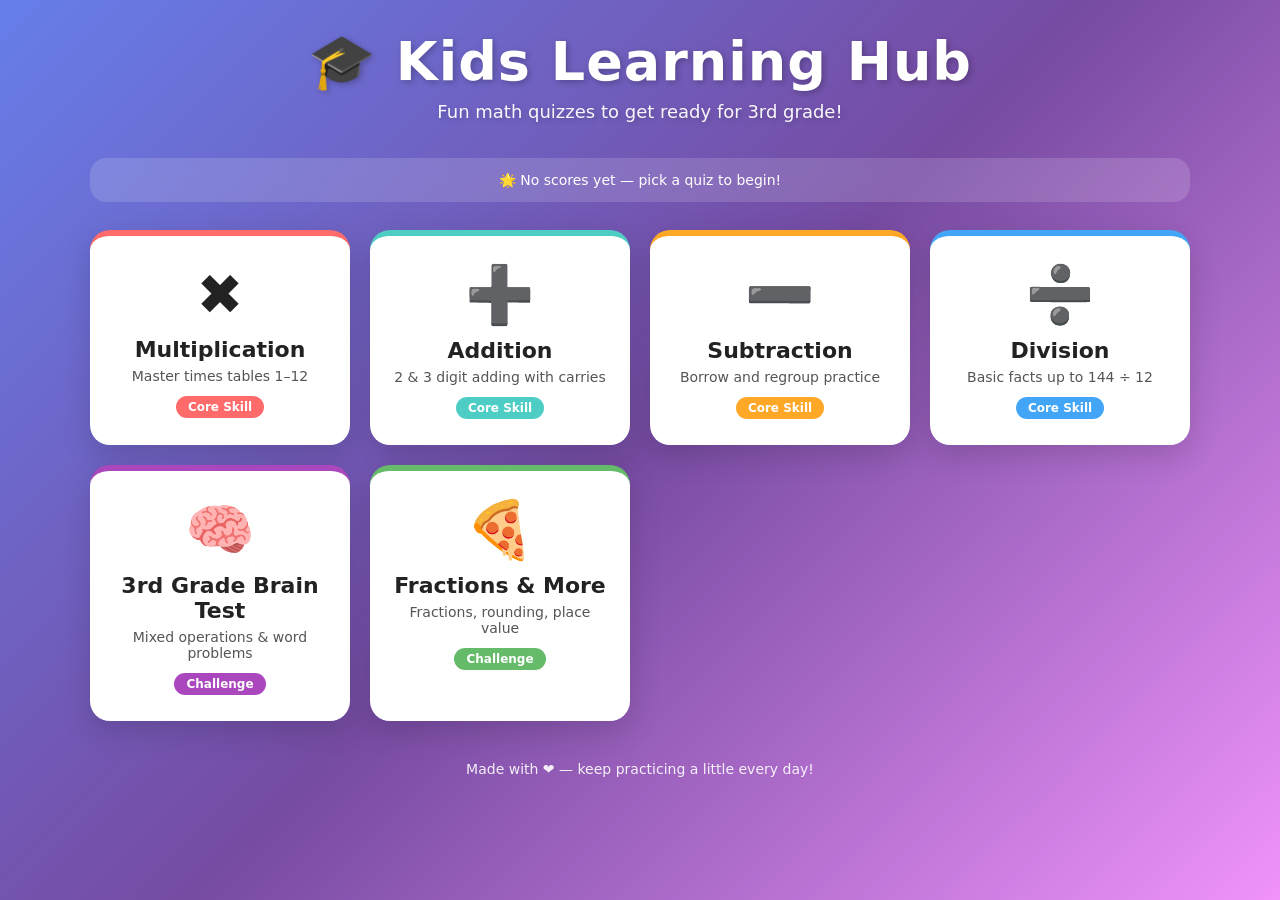
<file: index.html>
<!DOCTYPE html>
<html lang="en">
<head>
  <meta charset="UTF-8" />
  <meta name="viewport" content="width=device-width, initial-scale=1.0" />
  <title>Kids Learning Hub</title>
  <style>
    * { box-sizing: border-box; margin: 0; padding: 0; }

    body {
      font-family: "Comic Sans MS", "Segoe UI", system-ui, sans-serif;
      min-height: 100vh;
      background: linear-gradient(135deg, #667eea 0%, #764ba2 50%, #f093fb 100%);
      background-attachment: fixed;
      padding: 30px 16px;
      color: #222;
    }

    .hero {
      text-align: center;
      color: #fff;
      margin-bottom: 36px;
      text-shadow: 2px 2px 6px rgba(0,0,0,0.25);
    }

    .hero h1 {
      font-size: clamp(32px, 6vw, 54px);
      letter-spacing: 1px;
    }

    .hero p {
      font-size: clamp(14px, 2.5vw, 18px);
      margin-top: 8px;
      opacity: 0.95;
    }

    .grid {
      max-width: 1100px;
      margin: 0 auto;
      display: grid;
      grid-template-columns: repeat(auto-fit, minmax(240px, 1fr));
      gap: 20px;
    }

    .card {
      background: #fff;
      border-radius: 20px;
      padding: 26px 22px;
      text-decoration: none;
      color: #222;
      box-shadow: 0 10px 30px rgba(0,0,0,0.15);
      transition: transform 0.25s ease, box-shadow 0.25s ease;
      border-top: 6px solid transparent;
      display: flex;
      flex-direction: column;
      align-items: center;
      text-align: center;
    }

    .card:hover {
      transform: translateY(-6px) scale(1.02);
      box-shadow: 0 18px 40px rgba(0,0,0,0.22);
    }

    .card .emoji {
      font-size: 56px;
      margin-bottom: 10px;
    }

    .card h2 {
      font-size: 22px;
      margin-bottom: 6px;
    }

    .card p {
      font-size: 14px;
      color: #555;
    }

    .card .badge {
      display: inline-block;
      margin-top: 12px;
      padding: 4px 12px;
      border-radius: 999px;
      font-size: 12px;
      font-weight: bold;
      color: #fff;
    }

    .c1 { border-top-color: #ff6b6b; } .c1 .badge { background: #ff6b6b; }
    .c2 { border-top-color: #4ecdc4; } .c2 .badge { background: #4ecdc4; }
    .c3 { border-top-color: #ffa726; } .c3 .badge { background: #ffa726; }
    .c4 { border-top-color: #42a5f5; } .c4 .badge { background: #42a5f5; }
    .c5 { border-top-color: #ab47bc; } .c5 .badge { background: #ab47bc; }
    .c6 { border-top-color: #66bb6a; } .c6 .badge { background: #66bb6a; }

    .footer {
      text-align: center;
      color: #fff;
      margin-top: 40px;
      font-size: 14px;
      opacity: 0.9;
    }

    .stats {
      max-width: 1100px;
      margin: 0 auto 28px;
      background: rgba(255,255,255,0.15);
      backdrop-filter: blur(8px);
      border-radius: 16px;
      padding: 14px 20px;
      color: #fff;
      font-size: 14px;
      text-align: center;
    }
  </style>
</head>
<body>

  <div class="hero">
    <h1>🎓 Kids Learning Hub</h1>
    <p>Fun math quizzes to get ready for 3rd grade!</p>
  </div>

  <div class="stats" id="stats">Loading your progress...</div>

  <div class="grid">
    <a class="card c1" href="Multiplication_quiz.html">
      <div class="emoji">✖️</div>
      <h2>Multiplication</h2>
      <p>Master times tables 1–12</p>
      <span class="badge">Core Skill</span>
    </a>
    <a class="card c2" href="Addition_quiz.html">
      <div class="emoji">➕</div>
      <h2>Addition</h2>
      <p>2 & 3 digit adding with carries</p>
      <span class="badge">Core Skill</span>
    </a>
    <a class="card c3" href="Subtraction_quiz.html">
      <div class="emoji">➖</div>
      <h2>Subtraction</h2>
      <p>Borrow and regroup practice</p>
      <span class="badge">Core Skill</span>
    </a>
    <a class="card c4" href="Division_quiz.html">
      <div class="emoji">➗</div>
      <h2>Division</h2>
      <p>Basic facts up to 144 ÷ 12</p>
      <span class="badge">Core Skill</span>
    </a>
    <a class="card c5" href="Mixed_quiz.html">
      <div class="emoji">🧠</div>
      <h2>3rd Grade Brain Test</h2>
      <p>Mixed operations & word problems</p>
      <span class="badge">Challenge</span>
    </a>
    <a class="card c6" href="Fractions_quiz.html">
      <div class="emoji">🍕</div>
      <h2>Fractions & More</h2>
      <p>Fractions, rounding, place value</p>
      <span class="badge">Challenge</span>
    </a>
  </div>

  <div class="footer">Made with ❤️ — keep practicing a little every day!</div>

  <script>
    // Show best scores from localStorage
    const keys = [
      ["mult_best", "Multiplication"],
      ["add_best", "Addition"],
      ["sub_best", "Subtraction"],
      ["div_best", "Division"],
      ["mixed_best", "Brain Test"],
      ["frac_best", "Fractions"]
    ];
    const parts = keys
      .map(([k, label]) => {
        const v = localStorage.getItem(k);
        return v ? `${label}: ${v}` : null;
      })
      .filter(Boolean);
    document.getElementById("stats").innerText =
      parts.length === 0
        ? "🌟 No scores yet — pick a quiz to begin!"
        : "🏆 Best scores — " + parts.join("  •  ");
  </script>

</body>
</html>
</file>
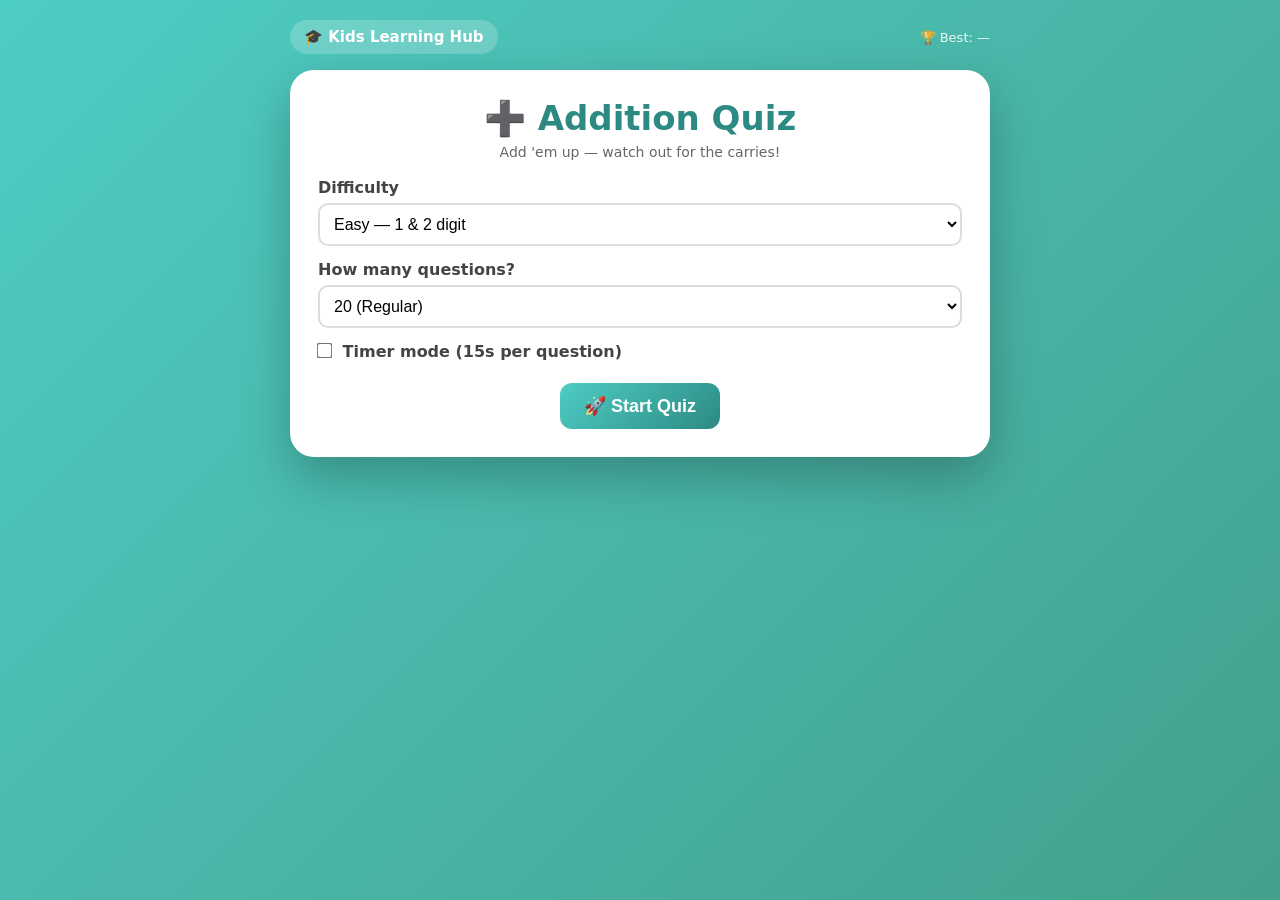
<file: Addition_quiz.html>
<!DOCTYPE html>
<html lang="en">
<head>
  <meta charset="UTF-8" />
  <meta name="viewport" content="width=device-width, initial-scale=1.0" />
  <title>Addition Quiz</title>
  <link rel="stylesheet" href="quiz-styles.css" />
  <style>
    body { --theme-from: #4ecdc4; --theme-to: #44a08d; --theme-accent: #2c8a83; --theme-accent-dark: #1f6b66; }
  </style>
</head>
<body>
  <div id="quiz-root"></div>
  <script src="quiz-core.js"></script>
  <script>
    function rand(min, max) { return Math.floor(Math.random() * (max - min + 1)) + min; }

    QuizCore.start({
      title: "Addition Quiz",
      emoji: "➕",
      storageKey: "add_best",
      subtitle: "Add 'em up — watch out for the carries!",
      difficulties: [
        { label: "Easy — 1 & 2 digit", value: "easy" },
        { label: "Medium — 2 digit + carries", value: "medium" },
        { label: "Hard — 3 digit + carries", value: "hard" }
      ],
      makeQuestion(d) {
        let a, b;
        if (d === "easy") { a = rand(1, 20); b = rand(1, 20); }
        else if (d === "medium") { a = rand(10, 99); b = rand(10, 99); }
        else { a = rand(100, 999); b = rand(100, 999); }
        return { prompt: `${a} + ${b} = ?`, answer: a + b };
      }
    });
  </script>
</body>
</html>
</file>
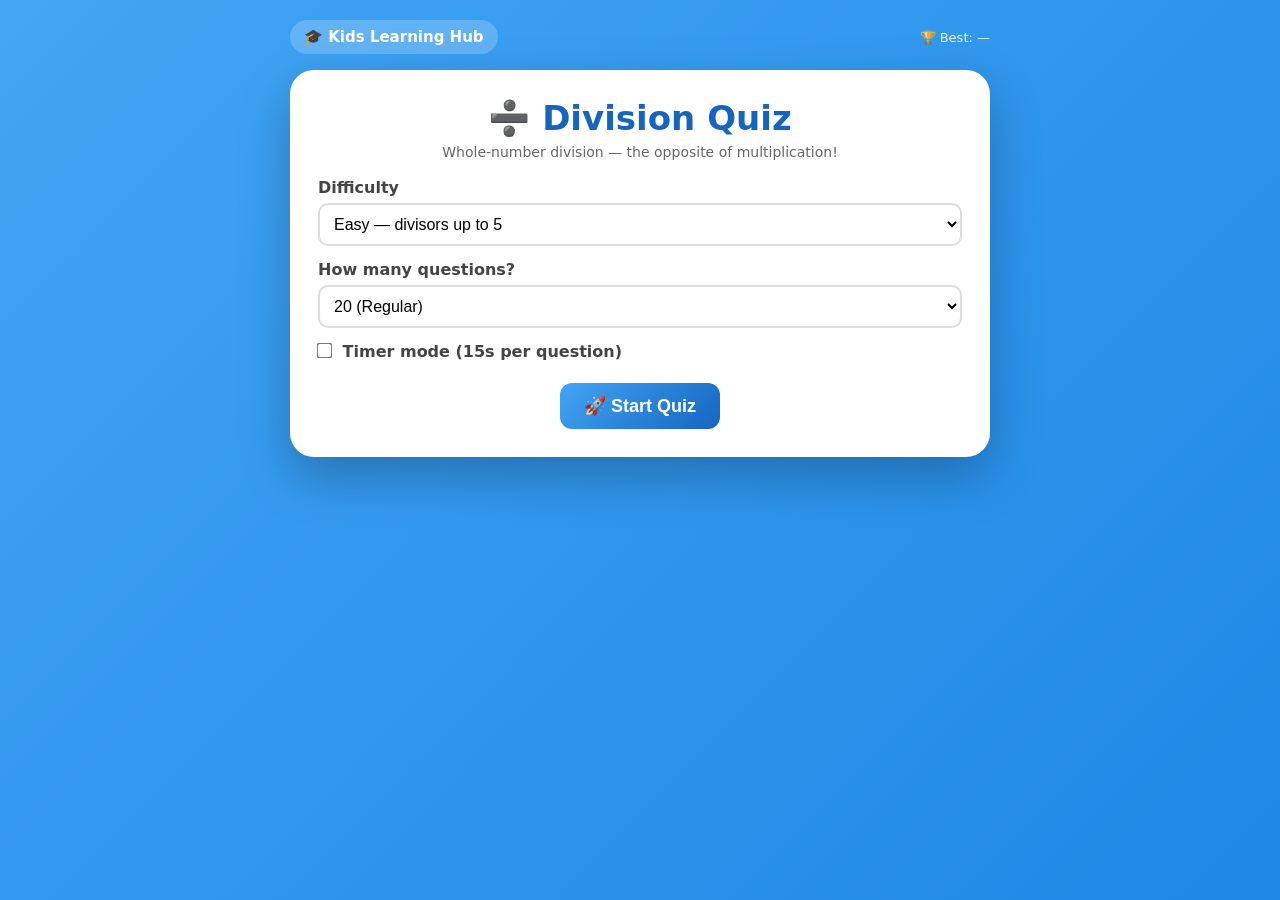
<file: Division_quiz.html>
<!DOCTYPE html>
<html lang="en">
<head>
  <meta charset="UTF-8" />
  <meta name="viewport" content="width=device-width, initial-scale=1.0" />
  <title>Division Quiz</title>
  <link rel="stylesheet" href="quiz-styles.css" />
  <style>
    body { --theme-from: #42a5f5; --theme-to: #1e88e5; --theme-accent: #1565c0; --theme-accent-dark: #0d47a1; }
  </style>
</head>
<body>
  <div id="quiz-root"></div>
  <script src="quiz-core.js"></script>
  <script>
    function rand(min, max) { return Math.floor(Math.random() * (max - min + 1)) + min; }

    QuizCore.start({
      title: "Division Quiz",
      emoji: "➗",
      storageKey: "div_best",
      subtitle: "Whole-number division — the opposite of multiplication!",
      difficulties: [
        { label: "Easy — divisors up to 5", value: "easy" },
        { label: "Medium — divisors up to 10", value: "medium" },
        { label: "Hard — divisors up to 12", value: "hard" }
      ],
      makeQuestion(d) {
        const max = d === "easy" ? 5 : d === "medium" ? 10 : 12;
        const divisor = rand(1, max);
        const quotient = rand(1, max);
        const dividend = divisor * quotient;
        return { prompt: `${dividend} ÷ ${divisor} = ?`, answer: quotient };
      }
    });
  </script>
</body>
</html>
</file>
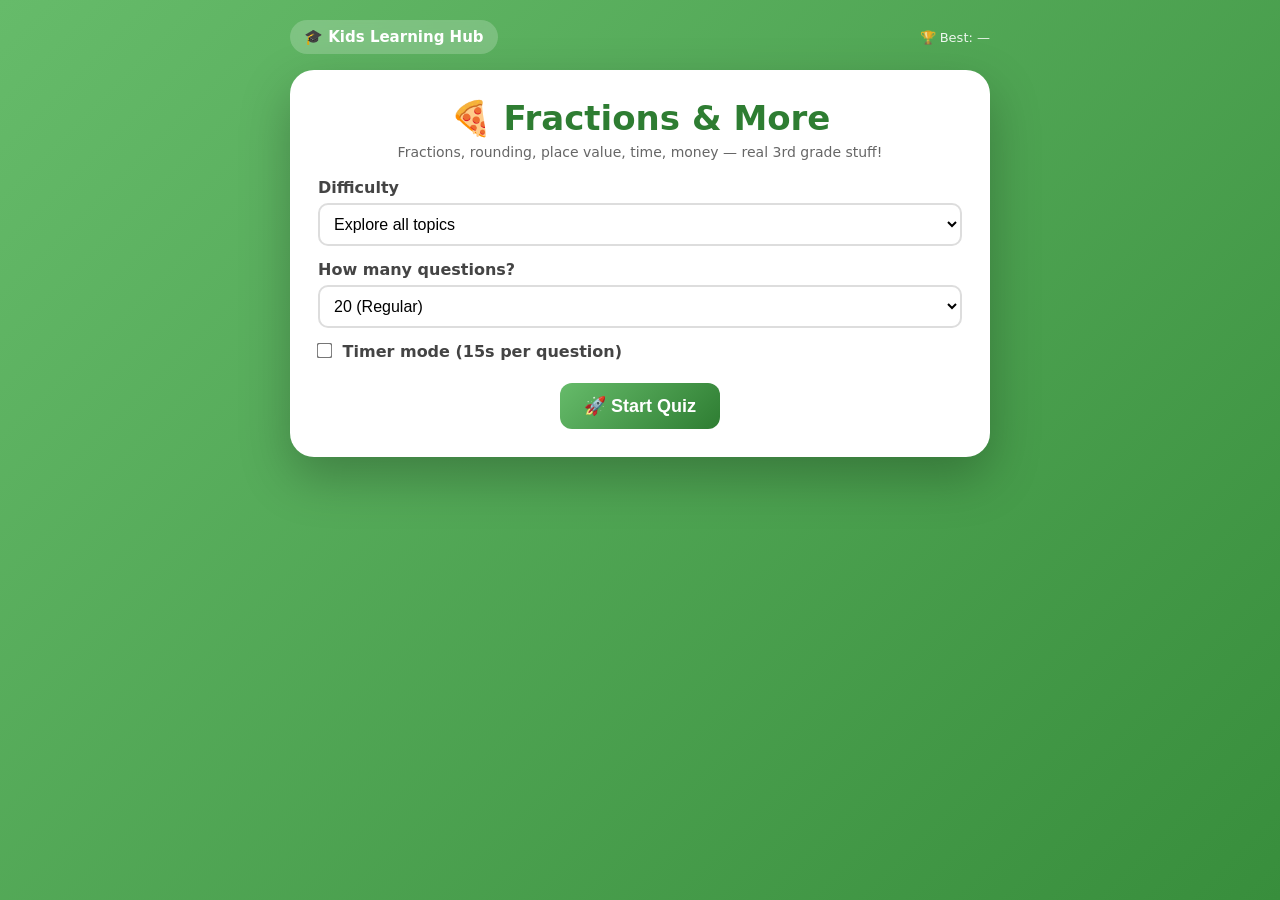
<file: Fractions_quiz.html>
<!DOCTYPE html>
<html lang="en">
<head>
  <meta charset="UTF-8" />
  <meta name="viewport" content="width=device-width, initial-scale=1.0" />
  <title>Fractions & More</title>
  <link rel="stylesheet" href="quiz-styles.css" />
  <style>
    body { --theme-from: #66bb6a; --theme-to: #388e3c; --theme-accent: #2e7d32; --theme-accent-dark: #1b5e20; }
  </style>
</head>
<body>
  <div id="quiz-root"></div>
  <script src="quiz-core.js"></script>
  <script>
    function rand(min, max) { return Math.floor(Math.random() * (max - min + 1)) + min; }
    function pick(arr) { return arr[Math.floor(Math.random() * arr.length)]; }
    function shuffle(arr) {
      for (let i = arr.length - 1; i > 0; i--) {
        const j = Math.floor(Math.random() * (i + 1));
        [arr[i], arr[j]] = [arr[j], arr[i]];
      }
      return arr;
    }
    // Ensure unique choices — pads with extras if dupes drop the count below 4
    function uniqueChoices(correct, wrongs, extras = () => String(rand(1, 99))) {
      const seen = new Set([String(correct)]);
      const out = [String(correct)];
      for (const w of wrongs) {
        const s = String(w);
        if (!seen.has(s)) { seen.add(s); out.push(s); }
      }
      let guard = 0;
      while (out.length < 4 && guard++ < 20) {
        const s = String(extras());
        if (!seen.has(s)) { seen.add(s); out.push(s); }
      }
      return shuffle(out);
    }

    // --- 3rd-grade "more than arithmetic" problems ---

    function fractionCompare() {
      // Two fractions with same denominator — which is bigger? (multiple choice)
      const den = pick([2, 3, 4, 5, 6, 8]);
      const a = rand(1, den - 1);
      let b = rand(1, den - 1);
      while (b === a) b = rand(1, den - 1);
      const fa = `${a}/${den}`, fb = `${b}/${den}`;
      const answer = a > b ? fa : fb;
      return {
        prompt: `Which fraction is bigger?<br><span style="font-size:0.9em">${fa} &nbsp; or &nbsp; ${fb}</span>`,
        answer,
        choices: shuffle([fa, fb])
      };
    }

    function fractionOfShape() {
      // "A pizza is cut into 8 slices. 3 are eaten. What fraction is LEFT?"
      const total = pick([4, 5, 6, 8, 10]);
      // Avoid eaten === total - eaten (would make duplicate choices)
      let eaten;
      do { eaten = rand(1, total - 1); } while (eaten === total - eaten);
      const correct = `${total - eaten}/${total}`;
      return {
        prompt: `A pizza is cut into ${total} slices. ${eaten} are eaten. What fraction is LEFT?`,
        answer: correct,
        choices: uniqueChoices(
          correct,
          [`${eaten}/${total}`, `${total}/${total - eaten}`, `${total - eaten}/${eaten}`],
          () => `${rand(1, total - 1)}/${total}`
        )
      };
    }

    function rounding() {
      // Round to nearest 10 or 100
      const toHundred = Math.random() < 0.5;
      const n = toHundred ? rand(100, 999) : rand(10, 199);
      const base = toHundred ? 100 : 10;
      const ans = Math.round(n / base) * base;
      return { prompt: `Round ${n} to the nearest ${base}.`, answer: ans };
    }

    function placeValue() {
      // "What is the value of the digit X in NNN?"
      // Pick a number whose digits are all non-zero to avoid ambiguity and duplicate choices.
      let n, str;
      do {
        n = rand(111, 9999);
        str = String(n);
      } while (str.includes("0"));
      const idx = rand(0, str.length - 1);
      const digit = Number(str[idx]);
      const place = Math.pow(10, str.length - 1 - idx);
      const correct = digit * place;
      return {
        prompt: `What is the VALUE of the digit <b>${digit}</b> in <b>${n}</b>?`,
        answer: correct,
        choices: uniqueChoices(
          correct,
          [digit, digit * place * 10, digit * Math.max(1, place / 10)],
          () => digit * Math.pow(10, rand(0, str.length - 1))
        )
      };
    }

    function timeElapsed() {
      const hr = rand(1, 11), mn = pick([0, 15, 30, 45]);
      const addMin = pick([15, 30, 45, 60, 90]);
      const totalMin = hr * 60 + mn + addMin;
      const endHr = Math.floor(totalMin / 60) % 12 || 12;
      const endMn = totalMin % 60;
      const fmt = (h, m) => `${h}:${String(m).padStart(2, "0")}`;
      const correct = fmt(endHr, endMn);
      const makeWrong = () => {
        const dh = rand(-1, 2), dm = pick([-15, 15, 30, 45]);
        return fmt(((endHr + dh - 1 + 12) % 12) + 1, (endMn + dm + 60) % 60);
      };
      return {
        prompt: `It is ${fmt(hr, mn)}. What time will it be in ${addMin} minutes?`,
        answer: correct,
        choices: uniqueChoices(correct, [makeWrong(), makeWrong(), makeWrong()], makeWrong)
      };
    }

    function money() {
      // "You have $X. You buy something for $Y.YY. How much change?"
      const have = pick([5, 10, 20]);
      const cost = rand(100, have * 100 - 1) / 100;
      const change = Math.round((have - cost) * 100) / 100;
      return {
        prompt: `You have $${have}.00. You buy something for $${cost.toFixed(2)}. How much change do you get? (in cents)`,
        answer: Math.round(change * 100)
      };
    }

    function evenOdd() {
      const n = rand(10, 200);
      return {
        prompt: `Is <b>${n}</b> even or odd?`,
        answer: n % 2 === 0 ? "Even" : "Odd",
        choices: ["Even", "Odd"]
      };
    }

    function missingNumber() {
      // a + ? = b  or  ? × a = b
      if (Math.random() < 0.5) {
        const a = rand(5, 50), sum = a + rand(5, 50);
        return { prompt: `${a} + ? = ${sum}`, answer: sum - a };
      } else {
        const a = rand(2, 10), q = rand(2, 10);
        return { prompt: `? × ${a} = ${a * q}`, answer: q };
      }
    }

    const GENERATORS = [
      fractionCompare, fractionOfShape, rounding, placeValue,
      timeElapsed, money, evenOdd, missingNumber
    ];

    QuizCore.start({
      title: "Fractions & More",
      emoji: "🍕",
      storageKey: "frac_best",
      subtitle: "Fractions, rounding, place value, time, money — real 3rd grade stuff!",
      difficulties: [
        { label: "Explore all topics", value: "all" }
      ],
      makeQuestion() {
        return pick(GENERATORS)();
      }
    });
  </script>
</body>
</html>
</file>
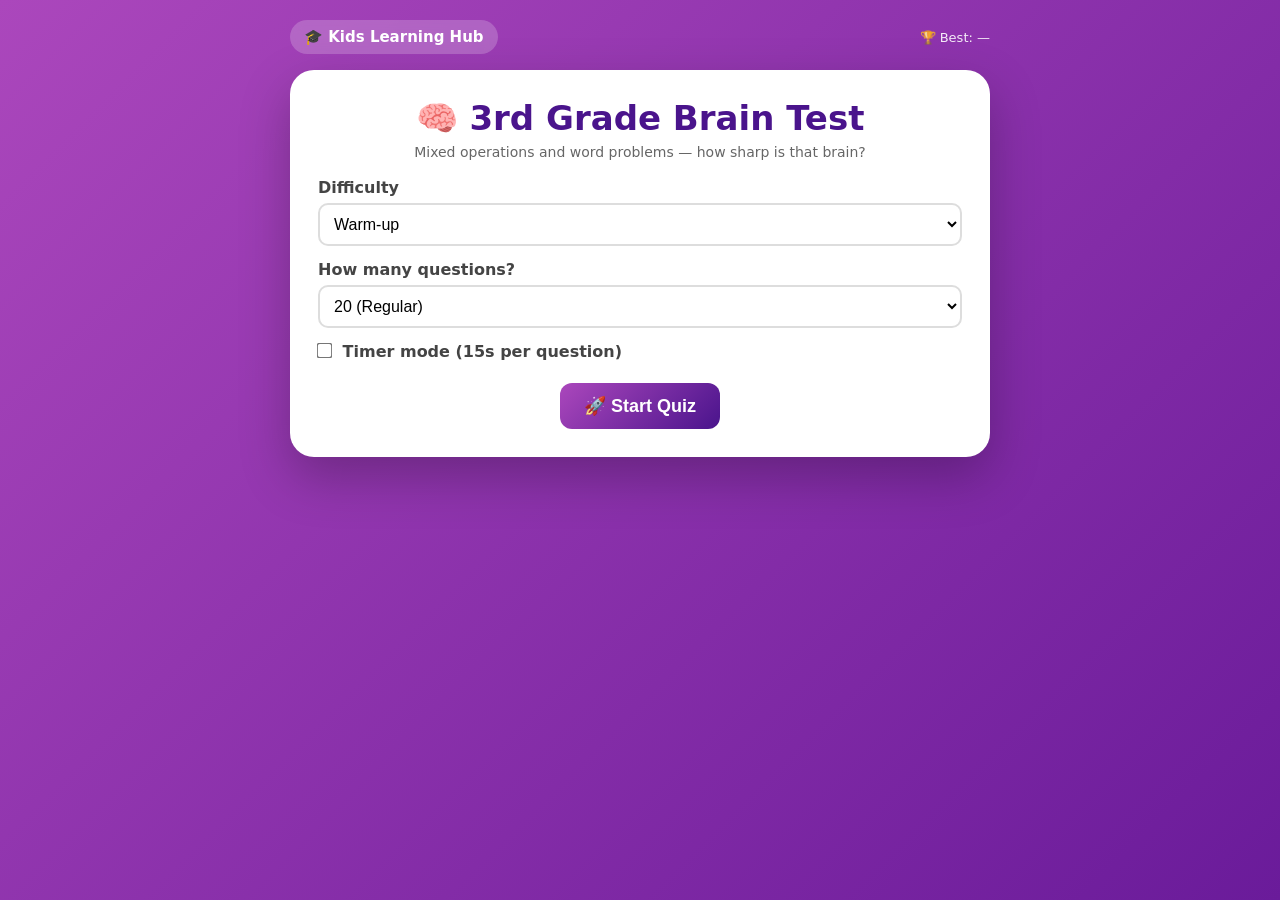
<file: Mixed_quiz.html>
<!DOCTYPE html>
<html lang="en">
<head>
  <meta charset="UTF-8" />
  <meta name="viewport" content="width=device-width, initial-scale=1.0" />
  <title>3rd Grade Brain Test</title>
  <link rel="stylesheet" href="quiz-styles.css" />
  <style>
    body { --theme-from: #ab47bc; --theme-to: #6a1b9a; --theme-accent: #4a148c; --theme-accent-dark: #311b92; }
  </style>
</head>
<body>
  <div id="quiz-root"></div>
  <script src="quiz-core.js"></script>
  <script>
    function rand(min, max) { return Math.floor(Math.random() * (max - min + 1)) + min; }
    function pick(arr) { return arr[Math.floor(Math.random() * arr.length)]; }

    // Word problem templates
    const NAMES = ["Aarav", "Maya", "Ethan", "Priya", "Liam", "Sofia", "Noah", "Zara", "Ava", "Arjun"];
    const ITEMS = ["apples", "stickers", "marbles", "cookies", "pencils", "books", "candies", "crayons"];

    function wordProblem(d) {
      const style = pick(["add", "sub", "mul", "div", "groups", "compare"]);
      const name = pick(NAMES);
      const name2 = pick(NAMES.filter(n => n !== name));
      const item = pick(ITEMS);

      if (style === "add") {
        const a = rand(15, 99), b = rand(15, 99);
        return { prompt: `${name} had ${a} ${item}. ${name2} gave them ${b} more. How many ${item} now?`, answer: a + b };
      }
      if (style === "sub") {
        const a = rand(40, 120), b = rand(5, a - 1);
        return { prompt: `${name} had ${a} ${item} and gave ${b} to a friend. How many are left?`, answer: a - b };
      }
      if (style === "mul") {
        const bags = rand(2, 9), per = rand(2, 9);
        return { prompt: `${name} has ${bags} bags with ${per} ${item} in each. How many ${item} total?`, answer: bags * per };
      }
      if (style === "div") {
        const groups = rand(2, 8), per = rand(2, 9);
        const total = groups * per;
        return { prompt: `${name} shares ${total} ${item} equally among ${groups} friends. How many does each friend get?`, answer: per };
      }
      if (style === "groups") {
        const rows = rand(3, 8), cols = rand(3, 8);
        return { prompt: `There are ${rows} rows with ${cols} ${item} in each row. How many ${item} are there?`, answer: rows * cols };
      }
      // compare
      const a = rand(50, 200), diff = rand(10, 80);
      const b = a - diff;
      return { prompt: `${name} has ${a} ${item}. ${name2} has ${b}. How many more does ${name} have?`, answer: a - b };
    }

    function mixedOp(d) {
      const op = pick(["+", "−", "×", "÷"]);
      let a, b, ans, prompt;
      if (op === "+") {
        if (d === "easy") { a = rand(10, 50); b = rand(10, 50); }
        else { a = rand(50, 500); b = rand(50, 500); }
        ans = a + b;
        prompt = `${a} + ${b} = ?`;
      } else if (op === "−") {
        if (d === "easy") { a = rand(20, 60); b = rand(1, a); }
        else { a = rand(200, 900); b = rand(50, a); }
        ans = a - b;
        prompt = `${a} − ${b} = ?`;
      } else if (op === "×") {
        const max = d === "easy" ? 6 : d === "medium" ? 10 : 12;
        a = rand(2, max); b = rand(2, max);
        ans = a * b;
        prompt = `${a} × ${b} = ?`;
      } else {
        const max = d === "easy" ? 5 : d === "medium" ? 10 : 12;
        const q = rand(2, max), dv = rand(2, max);
        a = q * dv; b = dv;
        ans = q;
        prompt = `${a} ÷ ${b} = ?`;
      }
      return { prompt, answer: ans };
    }

    QuizCore.start({
      title: "3rd Grade Brain Test",
      emoji: "🧠",
      storageKey: "mixed_best",
      subtitle: "Mixed operations and word problems — how sharp is that brain?",
      difficulties: [
        { label: "Warm-up", value: "easy" },
        { label: "3rd Grade Level", value: "medium" },
        { label: "Challenge", value: "hard" }
      ],
      makeQuestion(d) {
        // ~40% word problems, ~60% plain math
        return Math.random() < 0.4 ? wordProblem(d) : mixedOp(d);
      }
    });
  </script>
</body>
</html>
</file>
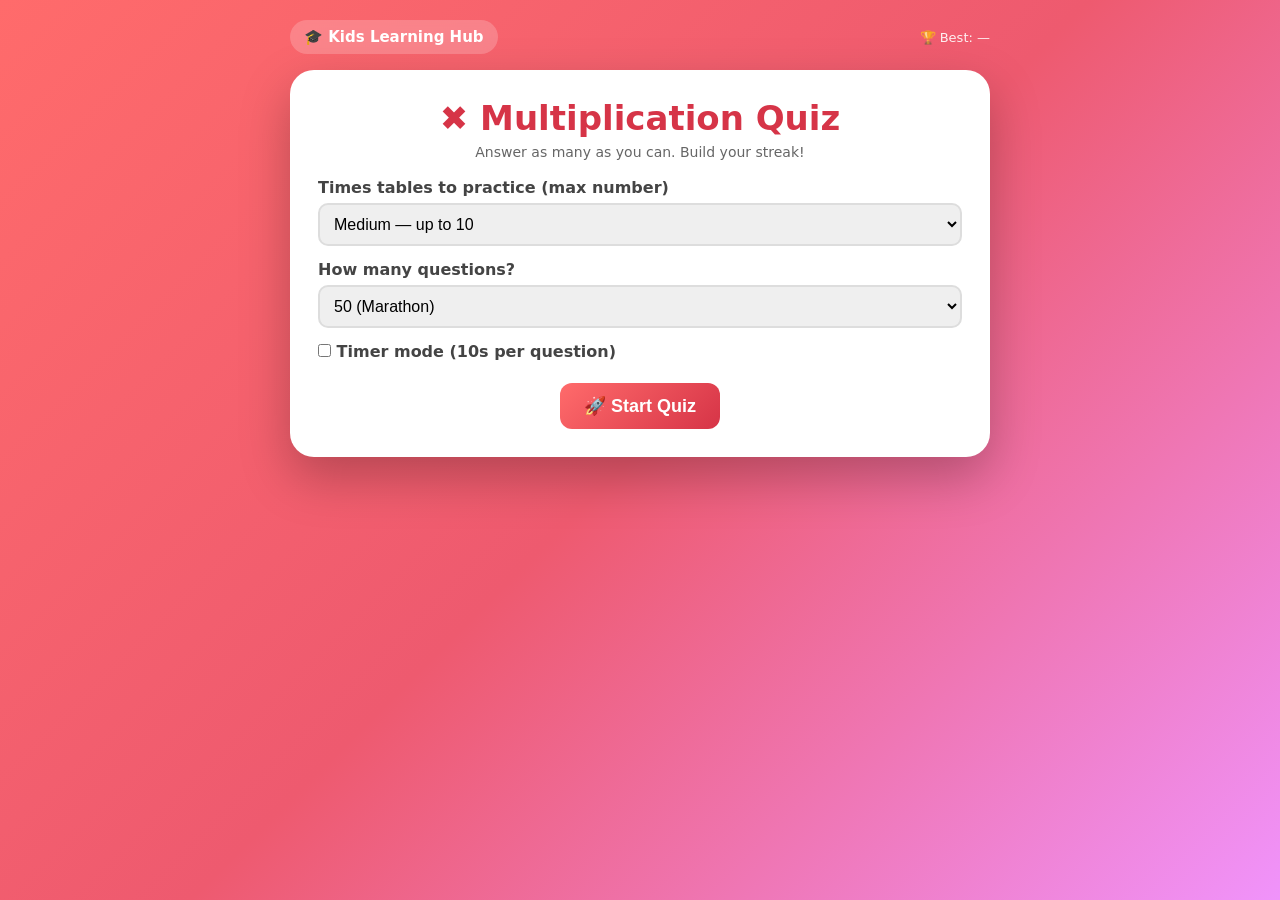
<file: Multiplication_quiz.html>
<!DOCTYPE html>
<html lang="en">
<head>
  <meta charset="UTF-8" />
  <meta name="viewport" content="width=device-width, initial-scale=1.0" />
  <title>Multiplication Quiz</title>
  <style>
    * { box-sizing: border-box; margin: 0; padding: 0; }
    body {
      font-family: "Comic Sans MS", "Segoe UI", system-ui, sans-serif;
      min-height: 100vh;
      background: linear-gradient(135deg, #ff6b6b 0%, #ee5a6f 50%, #f093fb 100%);
      padding: 20px 16px;
      color: #222;
    }
    .top-bar {
      max-width: 700px; margin: 0 auto 16px; display: flex;
      justify-content: space-between; align-items: center; color: #fff;
    }
    .top-bar a {
      color: #fff; text-decoration: none; background: rgba(255,255,255,0.2);
      padding: 8px 14px; border-radius: 999px; font-size: 14px;
      backdrop-filter: blur(6px);
    }
    .top-bar a:hover { background: rgba(255,255,255,0.35); }
    .top-bar a.brand { font-weight: bold; font-size: 15px; }
    h1 a.title-link { color: inherit; text-decoration: none; transition: opacity 0.2s; }
    h1 a.title-link:hover { opacity: 0.7; }
    .card {
      max-width: 700px; margin: 0 auto; background: #fff;
      border-radius: 24px; padding: 28px; box-shadow: 0 20px 50px rgba(0,0,0,0.25);
    }
    h1 { text-align: center; font-size: clamp(26px, 5vw, 34px); margin-bottom: 6px; color: #d63447; }
    .subtitle { text-align: center; color: #666; font-size: 14px; margin-bottom: 18px; }

    .hud {
      display: grid; grid-template-columns: repeat(4, 1fr); gap: 8px;
      margin-bottom: 18px;
    }
    .hud-item {
      background: #f8f9fa; border-radius: 12px; padding: 10px 6px;
      text-align: center; font-size: 13px;
    }
    .hud-item .label { color: #888; font-size: 11px; }
    .hud-item .val { font-size: 18px; font-weight: bold; color: #d63447; }

    .progress-bar {
      height: 10px; background: #eee; border-radius: 999px;
      overflow: hidden; margin-bottom: 20px;
    }
    .progress-fill {
      height: 100%; background: linear-gradient(90deg, #ff6b6b, #f093fb);
      width: 0%; transition: width 0.35s ease;
    }

    .question {
      font-size: clamp(40px, 8vw, 64px); text-align: center;
      margin: 24px 0; font-weight: bold; color: #333;
    }

    .answer-row {
      display: flex; gap: 10px; justify-content: center; align-items: center;
      flex-wrap: wrap;
    }
    input[type="number"] {
      font-size: 28px; width: 140px; text-align: center; padding: 10px;
      border: 3px solid #ff6b6b; border-radius: 12px; outline: none;
      -moz-appearance: textfield;
    }
    input::-webkit-outer-spin-button, input::-webkit-inner-spin-button {
      -webkit-appearance: none; margin: 0;
    }
    input:focus { border-color: #d63447; box-shadow: 0 0 0 4px rgba(214,52,71,0.15); }

    button {
      font-size: 18px; padding: 12px 24px; border: none; border-radius: 12px;
      background: linear-gradient(135deg, #ff6b6b, #d63447); color: #fff;
      cursor: pointer; font-weight: bold; transition: transform 0.15s, box-shadow 0.2s;
    }
    button:hover:not(:disabled) { transform: translateY(-2px); box-shadow: 0 6px 16px rgba(214,52,71,0.4); }
    button:disabled { opacity: 0.45; cursor: not-allowed; }

    .feedback {
      text-align: center; font-size: 24px; margin-top: 20px;
      min-height: 40px; font-weight: bold;
    }
    .correct { color: #2ecc71; animation: pop 0.4s ease; }
    .incorrect { color: #e74c3c; animation: shake 0.4s ease; }
    @keyframes pop {
      0% { transform: scale(0.6); } 60% { transform: scale(1.2); } 100% { transform: scale(1); }
    }
    @keyframes shake {
      0%,100% { transform: translateX(0); }
      20% { transform: translateX(-10px); } 40% { transform: translateX(10px); }
      60% { transform: translateX(-8px); } 80% { transform: translateX(8px); }
    }

    .result {
      text-align: center; padding: 20px;
    }
    .result .trophy { font-size: 80px; }
    .result .score-big { font-size: 48px; font-weight: bold; color: #d63447; margin: 10px 0; }
    .result .message { font-size: 18px; color: #555; margin-bottom: 18px; }
    .result button { margin: 6px; }

    .confetti {
      position: fixed; top: 0; left: 0; width: 100%; height: 100%;
      pointer-events: none; overflow: hidden; z-index: 999;
    }
    .confetti span {
      position: absolute; width: 10px; height: 10px; top: -10px;
      animation: fall linear forwards;
    }
    @keyframes fall {
      to { transform: translateY(105vh) rotate(720deg); }
    }

    .setup label { display: block; margin: 14px 0 6px; font-weight: bold; color: #444; }
    .setup select, .setup input[type="number"].cfg {
      width: 100%; padding: 10px; font-size: 16px; border-radius: 10px;
      border: 2px solid #ddd; outline: none;
    }
    .setup select:focus, .setup input.cfg:focus { border-color: #ff6b6b; }
    .setup .row { display: grid; grid-template-columns: 1fr 1fr; gap: 12px; }
    .hidden { display: none !important; }
  </style>
</head>
<body>

  <div class="top-bar">
    <a href="index.html" class="brand">🎓 Kids Learning Hub</a>
    <span style="font-size:13px;opacity:0.9">🏆 Best: <span id="bestScore">—</span></span>
  </div>

  <div class="card">
    <h1><a href="index.html" class="title-link">✖️ Multiplication Quiz</a></h1>
    <p class="subtitle">Answer as many as you can. Build your streak!</p>

    <!-- Setup screen -->
    <div id="setup" class="setup">
      <label>Times tables to practice (max number)</label>
      <select id="maxFactor">
        <option value="5">Easy — up to 5</option>
        <option value="10" selected>Medium — up to 10</option>
        <option value="12">Hard — up to 12</option>
      </select>

      <label>How many questions?</label>
      <select id="totalQ">
        <option value="10">10 (Quick)</option>
        <option value="25">25 (Regular)</option>
        <option value="50" selected>50 (Marathon)</option>
      </select>

      <label><input type="checkbox" id="timerMode" /> Timer mode (10s per question)</label>

      <div style="text-align:center; margin-top:22px">
        <button id="startBtn">🚀 Start Quiz</button>
      </div>
    </div>

    <!-- Quiz screen -->
    <div id="quiz" class="hidden">
      <div class="hud">
        <div class="hud-item"><div class="label">Question</div><div class="val" id="qNum">1</div></div>
        <div class="hud-item"><div class="label">Score</div><div class="val" id="scoreVal">0</div></div>
        <div class="hud-item"><div class="label">Streak 🔥</div><div class="val" id="streakVal">0</div></div>
        <div class="hud-item"><div class="label">Timer ⏱</div><div class="val" id="timerVal">—</div></div>
      </div>
      <div class="progress-bar"><div class="progress-fill" id="progressFill"></div></div>

      <div class="question" id="question">1 × 1 = ?</div>
      <div class="answer-row">
        <input type="number" id="answer" inputmode="numeric" autocomplete="off" />
        <button id="checkBtn" disabled>Check</button>
      </div>
      <div class="feedback" id="feedback"></div>
    </div>

    <!-- Result screen -->
    <div id="result" class="hidden result">
      <div class="trophy" id="trophy">🏆</div>
      <div class="score-big" id="finalScore">0 / 0</div>
      <div class="message" id="finalMsg"></div>
      <button id="playAgain">🔁 Play Again</button>
      <a href="index.html"><button style="background:linear-gradient(135deg,#888,#555)">🏠 Hub</button></a>
    </div>
  </div>

  <div class="confetti" id="confetti"></div>

  <script>
    // ---------- State ----------
    const STORAGE_KEY = "mult_best";
    let num1 = 1, num2 = 1;
    let questionCount = 0, score = 0, streak = 0, bestStreak = 0;
    let totalQuestions = 50, maxFactor = 10, useTimer = false;
    let timerId = null, timeLeft = 10;

    const $ = id => document.getElementById(id);
    const setup = $("setup"), quiz = $("quiz"), result = $("result");
    const questionEl = $("question"), answerEl = $("answer"), checkBtn = $("checkBtn"), feedbackEl = $("feedback");
    const qNum = $("qNum"), scoreVal = $("scoreVal"), streakVal = $("streakVal"), timerVal = $("timerVal");
    const progressFill = $("progressFill");
    const bestScore = $("bestScore");

    bestScore.innerText = localStorage.getItem(STORAGE_KEY) || "—";

    // ---------- Sound (Web Audio, no external files) ----------
    let audioCtx = null;
    function beep(freq, duration = 0.12, type = "sine") {
      try {
        if (!audioCtx) audioCtx = new (window.AudioContext || window.webkitAudioContext)();
        const o = audioCtx.createOscillator(), g = audioCtx.createGain();
        o.type = type; o.frequency.value = freq;
        g.gain.value = 0.15;
        o.connect(g); g.connect(audioCtx.destination);
        o.start();
        g.gain.exponentialRampToValueAtTime(0.0001, audioCtx.currentTime + duration);
        o.stop(audioCtx.currentTime + duration);
      } catch(e) {}
    }
    function soundCorrect() { beep(660, 0.1); setTimeout(() => beep(880, 0.15), 90); }
    function soundWrong() { beep(220, 0.25, "sawtooth"); }

    // ---------- Confetti ----------
    function confetti() {
      const host = $("confetti");
      const colors = ["#ff6b6b","#4ecdc4","#ffa726","#42a5f5","#ab47bc","#66bb6a","#ffeb3b"];
      for (let i = 0; i < 60; i++) {
        const s = document.createElement("span");
        s.style.left = Math.random() * 100 + "vw";
        s.style.background = colors[i % colors.length];
        s.style.animationDuration = (1.5 + Math.random() * 1.8) + "s";
        s.style.transform = `rotate(${Math.random()*360}deg)`;
        host.appendChild(s);
        setTimeout(() => s.remove(), 3500);
      }
    }

    // ---------- Flow ----------
    $("startBtn").onclick = () => {
      maxFactor = parseInt($("maxFactor").value, 10);
      totalQuestions = parseInt($("totalQ").value, 10);
      useTimer = $("timerMode").checked;
      questionCount = 0; score = 0; streak = 0; bestStreak = 0;
      setup.classList.add("hidden");
      quiz.classList.remove("hidden");
      newQuestion();
    };

    $("playAgain").onclick = () => {
      result.classList.add("hidden");
      setup.classList.remove("hidden");
    };

    answerEl.addEventListener("input", () => {
      checkBtn.disabled = answerEl.value === "";
    });
    answerEl.addEventListener("keydown", e => {
      if (e.key === "Enter" && !checkBtn.disabled) checkAnswer();
    });
    checkBtn.addEventListener("click", () => checkAnswer());

    function startTimer() {
      clearInterval(timerId);
      if (!useTimer) { timerVal.innerText = "—"; return; }
      timeLeft = 10;
      timerVal.innerText = timeLeft + "s";
      timerId = setInterval(() => {
        timeLeft--;
        timerVal.innerText = timeLeft + "s";
        if (timeLeft <= 0) {
          clearInterval(timerId);
          checkAnswer(true);
        }
      }, 1000);
    }

    function newQuestion() {
      if (questionCount >= totalQuestions) return showResult();
      num1 = Math.floor(Math.random() * maxFactor) + 1;
      num2 = Math.floor(Math.random() * maxFactor) + 1;
      questionCount++;
      questionEl.innerText = `${num1} × ${num2} = ?`;
      qNum.innerText = questionCount;
      progressFill.style.width = ((questionCount - 1) / totalQuestions * 100) + "%";
      feedbackEl.innerText = ""; feedbackEl.className = "feedback";
      answerEl.value = ""; checkBtn.disabled = true; answerEl.focus();
      startTimer();
    }

    function checkAnswer(timedOut = false) {
      clearInterval(timerId);
      const correct = num1 * num2;
      const user = Number(answerEl.value);
      const isRight = !timedOut && user === correct;

      if (isRight) {
        score++; streak++; bestStreak = Math.max(bestStreak, streak);
        const bonus = streak >= 5 ? " 🔥🔥🔥" : streak >= 3 ? " 🔥" : "";
        feedbackEl.innerText = "✅ Correct!" + bonus;
        feedbackEl.className = "feedback correct";
        soundCorrect();
        if (streak > 0 && streak % 5 === 0) confetti();
      } else {
        streak = 0;
        feedbackEl.innerText = timedOut
          ? `⏰ Time's up! Answer was ${correct}`
          : `❌ Oops! ${num1} × ${num2} = ${correct}`;
        feedbackEl.className = "feedback incorrect";
        soundWrong();
      }

      scoreVal.innerText = score;
      streakVal.innerText = streak;
      progressFill.style.width = (questionCount / totalQuestions * 100) + "%";

      setTimeout(newQuestion, isRight ? 900 : 1600);
    }

    function showResult() {
      quiz.classList.add("hidden");
      result.classList.remove("hidden");

      const pct = Math.round(score / totalQuestions * 100);
      let trophy = "🎯", msg = "Keep practicing, you're doing great!";
      if (pct === 100) { trophy = "🏆"; msg = "PERFECT SCORE! You're a math champion!"; confetti(); }
      else if (pct >= 90) { trophy = "🥇"; msg = "Amazing! You really know your tables!"; confetti(); }
      else if (pct >= 75) { trophy = "🥈"; msg = "Great job! Almost there."; }
      else if (pct >= 50) { trophy = "🥉"; msg = "Nice effort — a little more practice!"; }
      else { trophy = "💪"; msg = "Don't give up — try again!"; }

      $("trophy").innerText = trophy;
      $("finalScore").innerText = `${score} / ${totalQuestions}  (${pct}%)`;
      $("finalMsg").innerText = `${msg}  •  Best streak: ${bestStreak}`;

      // Save best
      const prev = parseInt(localStorage.getItem(STORAGE_KEY) || "0", 10);
      if (score > prev) {
        localStorage.setItem(STORAGE_KEY, score);
        bestScore.innerText = score;
      }
    }
  </script>
</body>
</html>
</file>
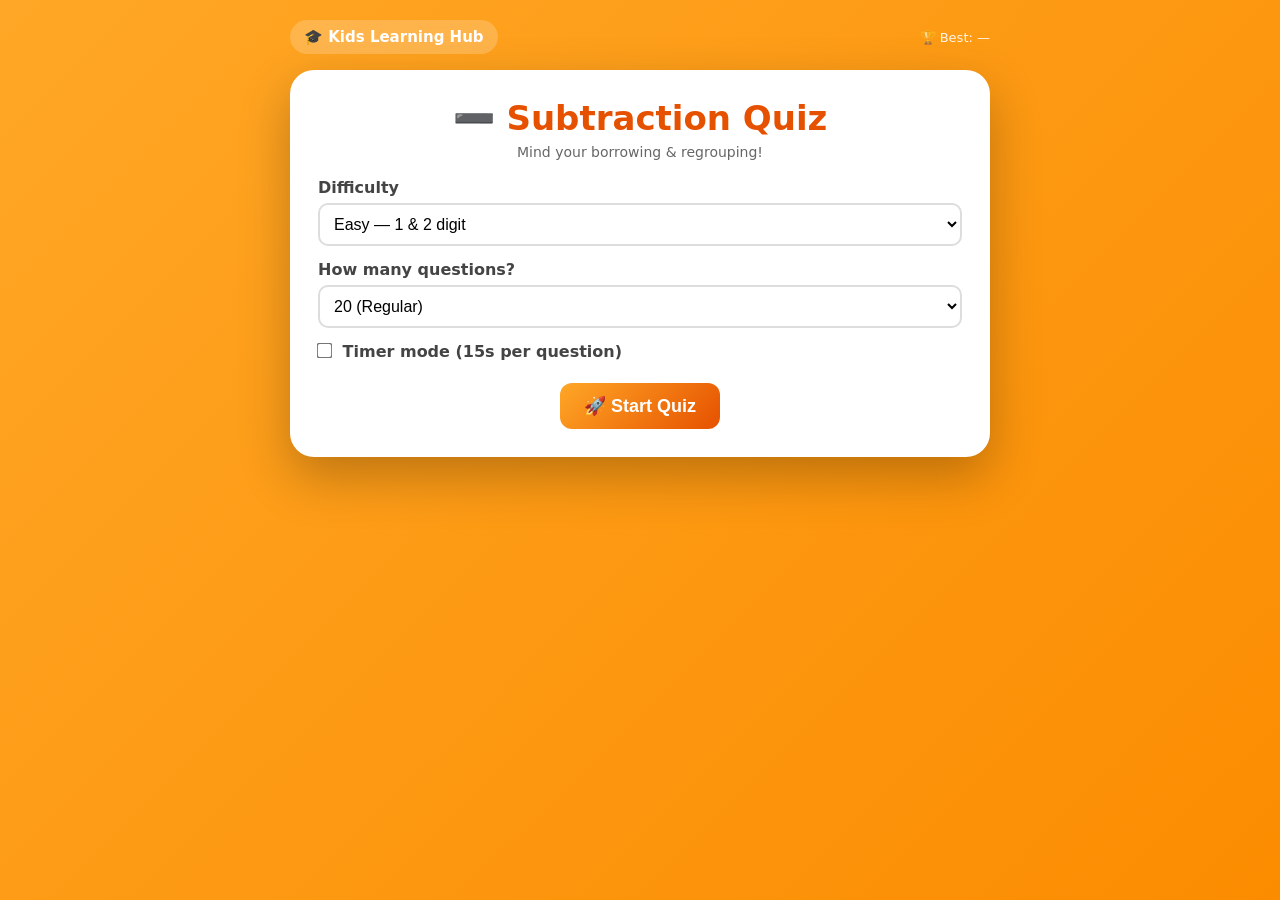
<file: Subtraction_quiz.html>
<!DOCTYPE html>
<html lang="en">
<head>
  <meta charset="UTF-8" />
  <meta name="viewport" content="width=device-width, initial-scale=1.0" />
  <title>Subtraction Quiz</title>
  <link rel="stylesheet" href="quiz-styles.css" />
  <style>
    body { --theme-from: #ffa726; --theme-to: #fb8c00; --theme-accent: #e65100; --theme-accent-dark: #bf360c; }
  </style>
</head>
<body>
  <div id="quiz-root"></div>
  <script src="quiz-core.js"></script>
  <script>
    function rand(min, max) { return Math.floor(Math.random() * (max - min + 1)) + min; }

    QuizCore.start({
      title: "Subtraction Quiz",
      emoji: "➖",
      storageKey: "sub_best",
      subtitle: "Mind your borrowing & regrouping!",
      difficulties: [
        { label: "Easy — 1 & 2 digit", value: "easy" },
        { label: "Medium — 2 digit w/ borrow", value: "medium" },
        { label: "Hard — 3 digit w/ borrow", value: "hard" }
      ],
      makeQuestion(d) {
        let a, b;
        if (d === "easy") { a = rand(5, 30); b = rand(1, a); }
        else if (d === "medium") { a = rand(30, 99); b = rand(10, a); }
        else { a = rand(200, 999); b = rand(100, a); }
        return { prompt: `${a} − ${b} = ?`, answer: a - b };
      }
    });
  </script>
</body>
</html>
</file>
<file: quiz-styles.css>
/* Shared styles for the Kids Learning Hub quizzes.
   Each page sets --theme-from / --theme-to on body to customize colors. */

* { box-sizing: border-box; margin: 0; padding: 0; }

body {
  font-family: "Comic Sans MS", "Segoe UI", system-ui, sans-serif;
  min-height: 100vh;
  background: linear-gradient(135deg, var(--theme-from, #667eea) 0%, var(--theme-to, #764ba2) 100%);
  padding: 20px 16px;
  color: #222;
}

.top-bar {
  max-width: 700px; margin: 0 auto 16px; display: flex;
  justify-content: space-between; align-items: center; color: #fff;
}
.top-bar a {
  color: #fff; text-decoration: none; background: rgba(255,255,255,0.2);
  padding: 8px 14px; border-radius: 999px; font-size: 14px;
  backdrop-filter: blur(6px);
}
.top-bar a:hover { background: rgba(255,255,255,0.35); }
.top-bar a.brand { font-weight: bold; font-size: 15px; }

h1 a.title-link {
  color: inherit; text-decoration: none;
  transition: opacity 0.2s;
}
h1 a.title-link:hover { opacity: 0.7; }

.card {
  max-width: 700px; margin: 0 auto; background: #fff;
  border-radius: 24px; padding: 28px; box-shadow: 0 20px 50px rgba(0,0,0,0.25);
}

h1 {
  text-align: center; font-size: clamp(26px, 5vw, 34px); margin-bottom: 6px;
  color: var(--theme-accent, #d63447);
}
.subtitle { text-align: center; color: #666; font-size: 14px; margin-bottom: 18px; }

.hud {
  display: grid; grid-template-columns: repeat(4, 1fr); gap: 8px; margin-bottom: 18px;
}
.hud-item {
  background: #f8f9fa; border-radius: 12px; padding: 10px 6px; text-align: center;
}
.hud-item .label { color: #888; font-size: 11px; }
.hud-item .val { font-size: 18px; font-weight: bold; color: var(--theme-accent, #d63447); }

.progress-bar {
  height: 10px; background: #eee; border-radius: 999px;
  overflow: hidden; margin-bottom: 20px;
}
.progress-fill {
  height: 100%;
  background: linear-gradient(90deg, var(--theme-from, #ff6b6b), var(--theme-to, #f093fb));
  width: 0%; transition: width 0.35s ease;
}

.question {
  font-size: clamp(28px, 6vw, 44px); text-align: center;
  margin: 24px 0; font-weight: bold; color: #333; line-height: 1.3;
}

.answer-row {
  display: flex; gap: 10px; justify-content: center; align-items: center; flex-wrap: wrap;
}
input[type="number"] {
  font-size: 28px; width: 140px; text-align: center; padding: 10px;
  border: 3px solid var(--theme-accent, #ff6b6b); border-radius: 12px; outline: none;
  -moz-appearance: textfield;
}
input::-webkit-outer-spin-button, input::-webkit-inner-spin-button {
  -webkit-appearance: none; margin: 0;
}
input:focus {
  border-color: var(--theme-accent-dark, #d63447);
  box-shadow: 0 0 0 4px rgba(0,0,0,0.08);
}

button {
  font-size: 18px; padding: 12px 24px; border: none; border-radius: 12px;
  background: linear-gradient(135deg, var(--theme-from, #ff6b6b), var(--theme-accent, #d63447));
  color: #fff; cursor: pointer; font-weight: bold;
  transition: transform 0.15s, box-shadow 0.2s;
}
button:hover:not(:disabled) {
  transform: translateY(-2px); box-shadow: 0 6px 16px rgba(0,0,0,0.25);
}
button:disabled { opacity: 0.45; cursor: not-allowed; }
button.secondary { background: linear-gradient(135deg, #888, #555); }

.choices {
  display: grid; grid-template-columns: repeat(2, 1fr); gap: 10px;
  max-width: 420px; margin: 0 auto;
}
.choice-btn {
  font-size: 22px; padding: 14px; background: #f1f3f5; color: #333;
  border: 2px solid #dee2e6; border-radius: 12px;
}
.choice-btn:hover:not(:disabled) {
  background: var(--theme-from, #ff6b6b); color: #fff;
  border-color: var(--theme-accent, #d63447);
  box-shadow: 0 6px 14px rgba(0,0,0,0.15);
}

.feedback {
  text-align: center; font-size: 24px; margin-top: 20px; min-height: 40px; font-weight: bold;
}
.correct { color: #2ecc71; animation: pop 0.4s ease; }
.incorrect { color: #e74c3c; animation: shake 0.4s ease; }
@keyframes pop {
  0% { transform: scale(0.6); } 60% { transform: scale(1.2); } 100% { transform: scale(1); }
}
@keyframes shake {
  0%,100% { transform: translateX(0); }
  20% { transform: translateX(-10px); } 40% { transform: translateX(10px); }
  60% { transform: translateX(-8px); } 80% { transform: translateX(8px); }
}

.result { text-align: center; padding: 20px; }
.result .trophy { font-size: 80px; }
.result .score-big {
  font-size: 48px; font-weight: bold; margin: 10px 0;
  color: var(--theme-accent, #d63447);
}
.result .message { font-size: 18px; color: #555; margin-bottom: 18px; }
.result button { margin: 6px; }

.confetti {
  position: fixed; top: 0; left: 0; width: 100%; height: 100%;
  pointer-events: none; overflow: hidden; z-index: 999;
}
.confetti span {
  position: absolute; width: 10px; height: 10px; top: -10px;
  animation: fall linear forwards;
}
@keyframes fall { to { transform: translateY(105vh) rotate(720deg); } }

.setup label { display: block; margin: 14px 0 6px; font-weight: bold; color: #444; }
.setup select {
  width: 100%; padding: 10px; font-size: 16px; border-radius: 10px;
  border: 2px solid #ddd; outline: none; background: #fff;
}
.setup select:focus { border-color: var(--theme-accent, #ff6b6b); }
.setup input[type="checkbox"] { transform: scale(1.2); margin-right: 6px; }

.hidden { display: none !important; }
</file>
